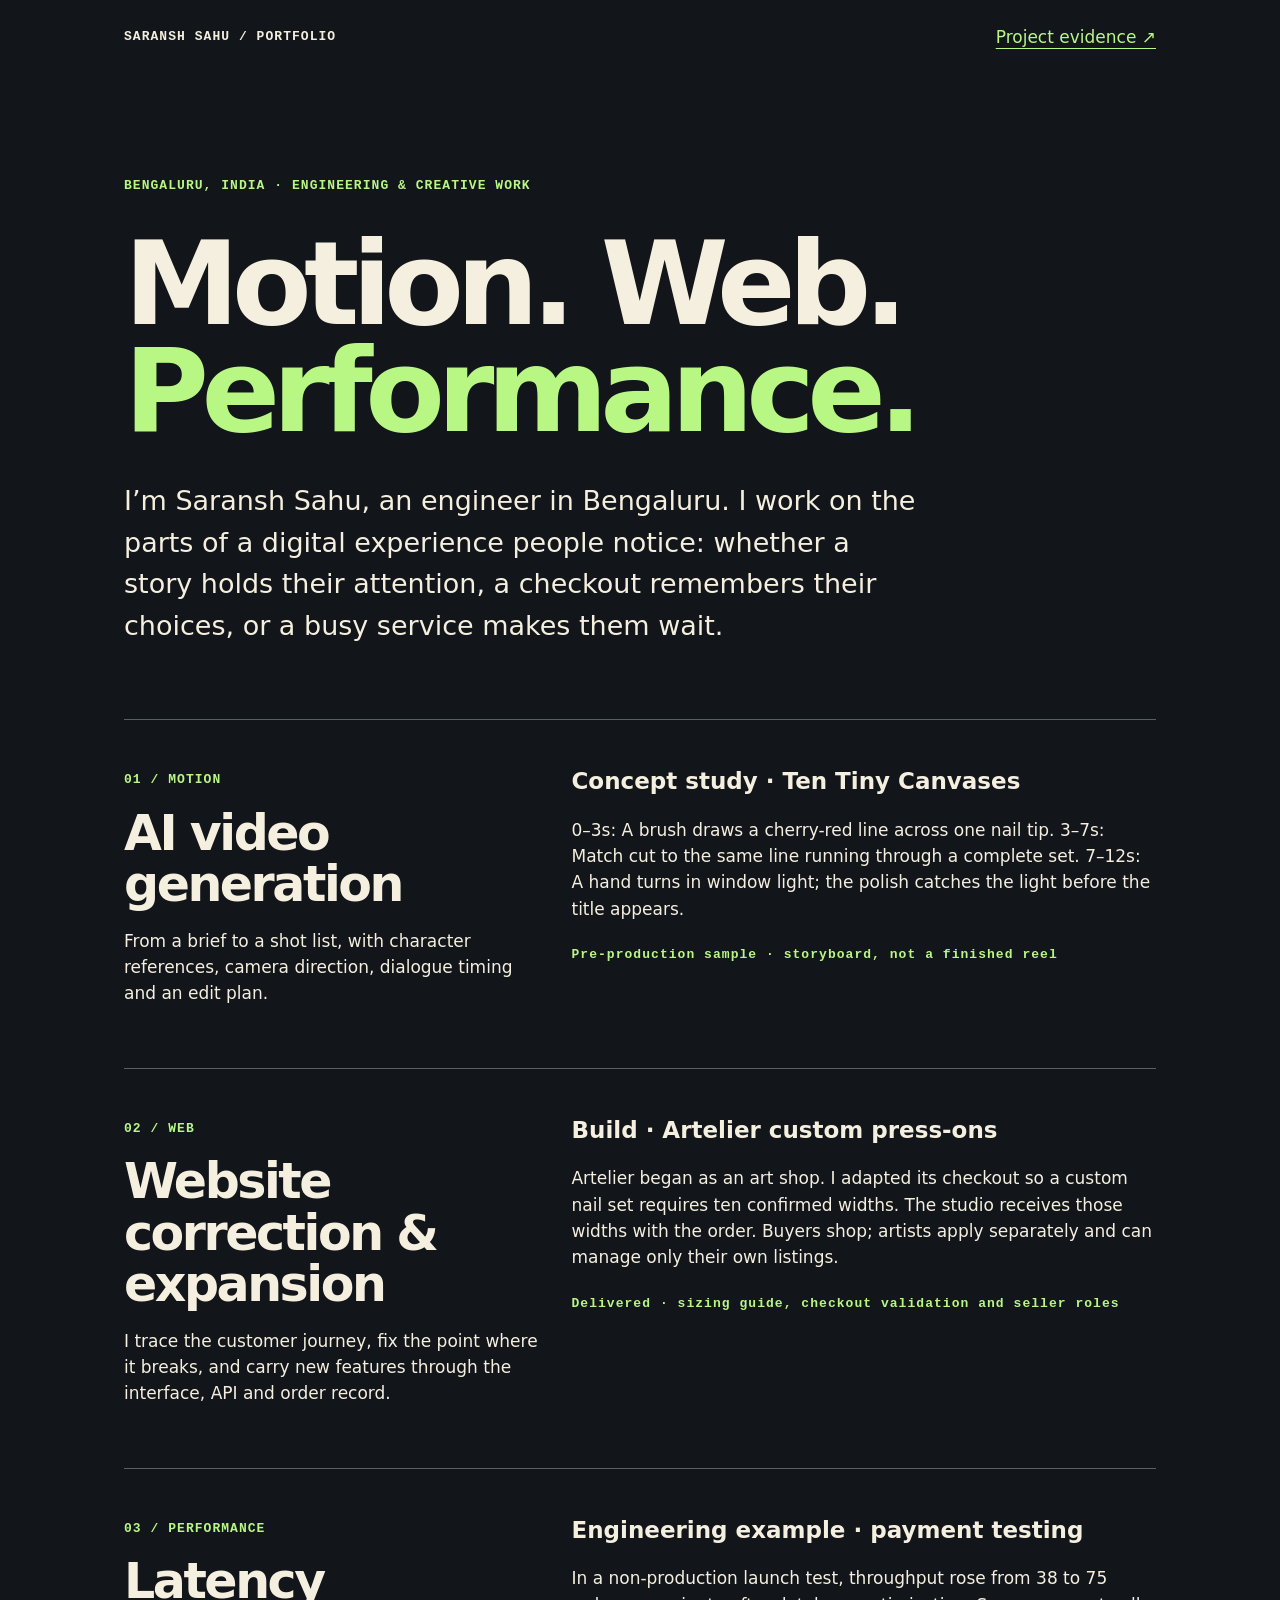
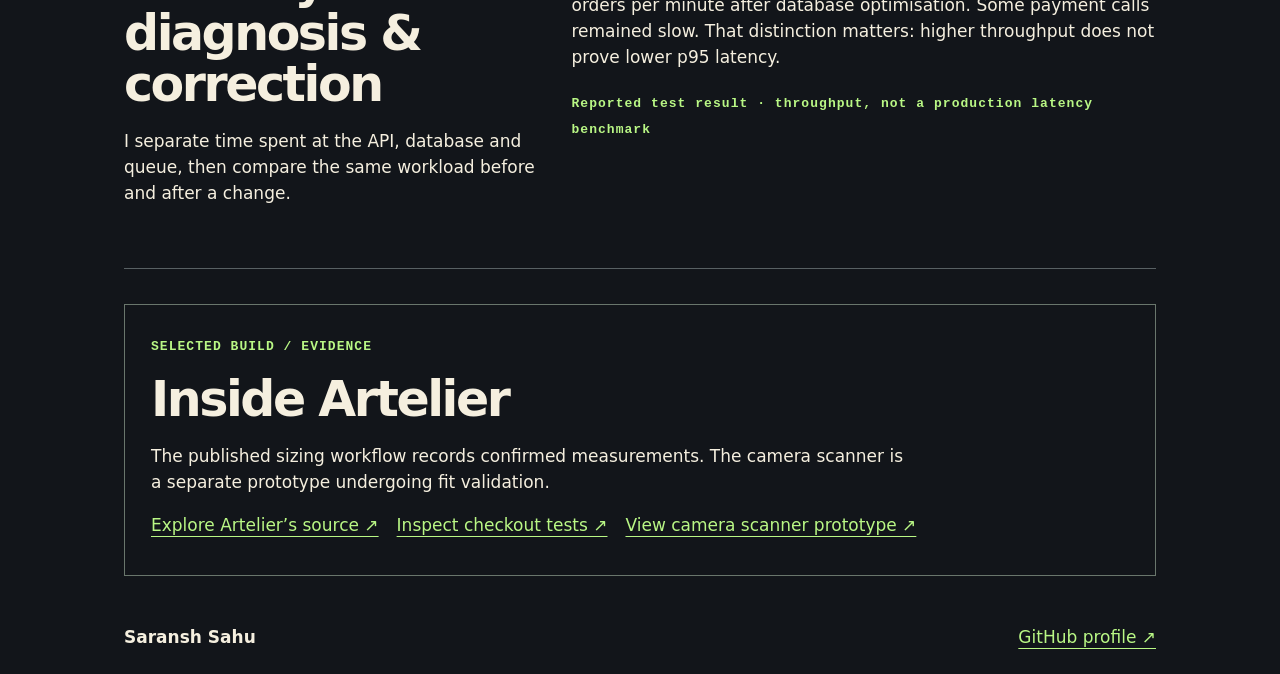
<file: portfolio/index.html>
<!doctype html><html lang="en"><meta charset="utf-8"><meta name="viewport" content="width=device-width,initial-scale=1"><title>Saransh Sahu | Motion, Web &amp; Performance</title><style>*{box-sizing:border-box}body{margin:0;background:#12151a;color:#f5efdf;font:17px/1.55 system-ui}main,header,footer{max-width:1080px;margin:auto;padding:24px}header,footer{display:flex;justify-content:space-between;gap:20px;align-items:center}a{color:#b9f785;text-underline-offset:5px}header strong,.tag,small{font:650 13px/1.5 monospace;letter-spacing:.08em}.hero{padding:8vh 0 5vh;border-bottom:1px solid #586063}h1{font-size:clamp(52px,10vw,116px);line-height:.92;letter-spacing:-.065em;margin:.3em 0}h1 em{color:#b9f785;font-style:normal}.lead{font-size:clamp(18px,2.5vw,27px);max-width:800px}.work{display:grid;grid-template-columns:1fr 1.4fr;gap:30px;padding:44px 0;border-bottom:1px solid #586063}.tag,small{color:#b9f785}h2{font-size:clamp(28px,4vw,49px);line-height:1.05;letter-spacing:-.05em;margin:.35em 0}h3{margin:0;font-size:23px}p{max-width:70ch}.proof{padding:26px;border:1px solid #69766c;margin-top:35px}.proof a{display:inline-block;margin:0 18px 10px 0}@media(max-width:650px){.work{grid-template-columns:1fr;gap:12px}header,footer{flex-wrap:wrap}}</style><header><strong>SARANSH SAHU / PORTFOLIO</strong><a href="#proof">Project evidence ↗</a></header><main><section class="hero"><small>BENGALURU, INDIA · ENGINEERING &amp; CREATIVE WORK</small><h1>Motion. Web.<br><em>Performance.</em></h1><p class="lead">I’m Saransh Sahu, an engineer in Bengaluru. I work on the parts of a digital experience people notice: whether a story holds their attention, a checkout remembers their choices, or a busy service makes them wait.</p></section><section class="work"><div><span class="tag">01 / MOTION</span><h2>AI video generation</h2><p>From a brief to a shot list, with character references, camera direction, dialogue timing and an edit plan.</p></div><div><h3>Concept study · Ten Tiny Canvases</h3><p>0–3s: A brush draws a cherry-red line across one nail tip. 3–7s: Match cut to the same line running through a complete set. 7–12s: A hand turns in window light; the polish catches the light before the title appears.</p><small>Pre-production sample · storyboard, not a finished reel</small></div></section><section class="work"><div><span class="tag">02 / WEB</span><h2>Website correction &amp; expansion</h2><p>I trace the customer journey, fix the point where it breaks, and carry new features through the interface, API and order record.</p></div><div><h3>Build · Artelier custom press-ons</h3><p>Artelier began as an art shop. I adapted its checkout so a custom nail set requires ten confirmed widths. The studio receives those widths with the order. Buyers shop; artists apply separately and can manage only their own listings.</p><small>Delivered · sizing guide, checkout validation and seller roles</small></div></section><section class="work"><div><span class="tag">03 / PERFORMANCE</span><h2>Latency diagnosis &amp; correction</h2><p>I separate time spent at the API, database and queue, then compare the same workload before and after a change.</p></div><div><h3>Engineering example · payment testing</h3><p>In a non-production launch test, throughput rose from 38 to 75 orders per minute after database optimisation. Some payment calls remained slow. That distinction matters: higher throughput does not prove lower p95 latency.</p><small>Reported test result · throughput, not a production latency benchmark</small></div></section><section class="proof" id="proof"><small>SELECTED BUILD / EVIDENCE</small><h2>Inside Artelier</h2><p>The published sizing workflow records confirmed measurements. The camera scanner is a separate prototype undergoing fit validation.</p><a href="https://github.com/Saranshss2424/artelier-store">Explore Artelier’s source ↗</a><a href="https://github.com/Saranshss2424/artelier-store/blob/main/tests/payments.test.mjs">Inspect checkout tests ↗</a><a href="https://github.com/Saranshss2424/artelier-store/pull/1">View camera scanner prototype ↗</a></section></main><footer><strong>Saransh Sahu</strong><a href="https://github.com/Saranshss2424">GitHub profile ↗</a></footer></html>
</file>
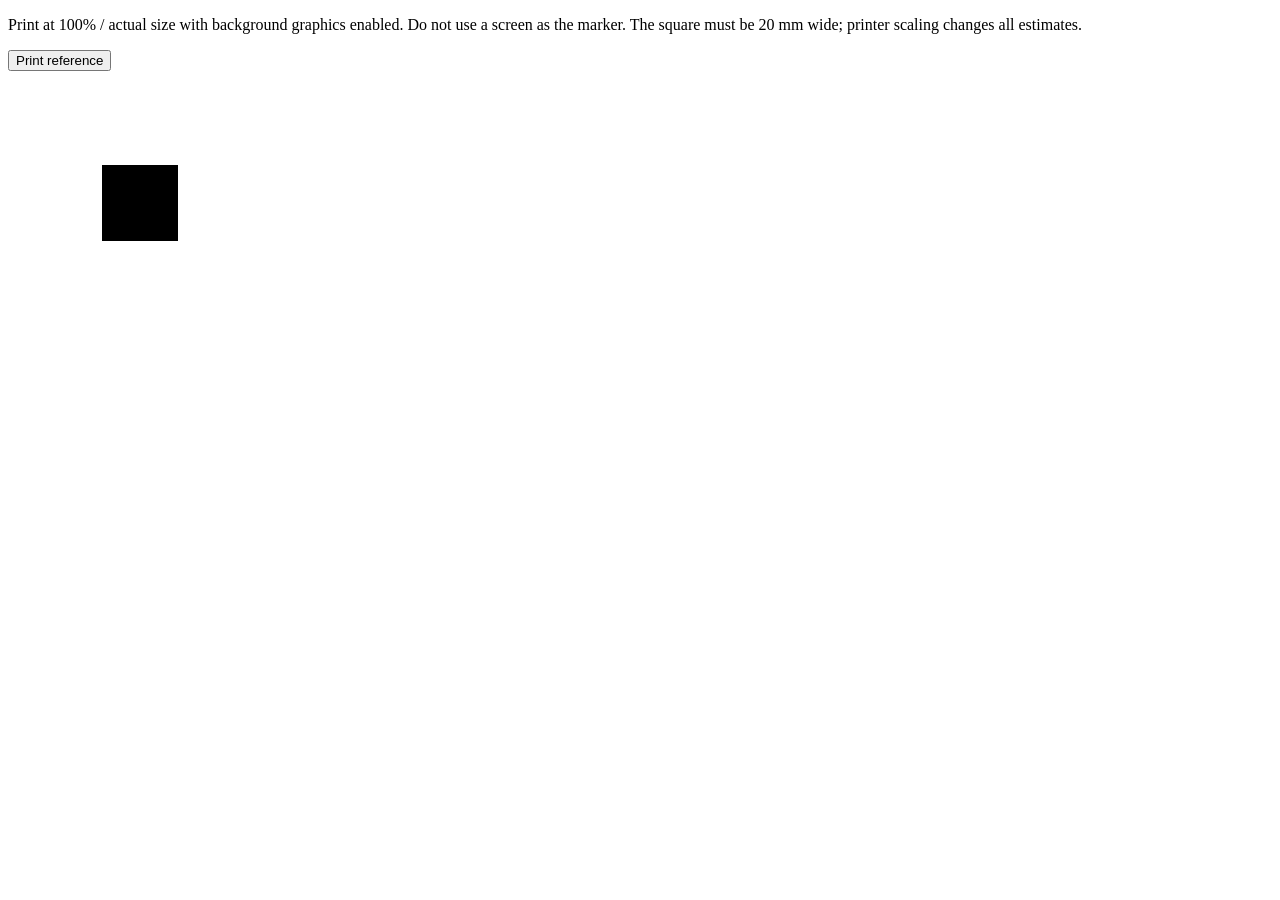
<file: public/nails/marker.html>
<!doctype html><meta name="viewport" content="width=device-width"><title>Nail scanner reference</title><style>@media print{p,button{display:none}}div{width:20mm;height:20mm;background:black;print-color-adjust:exact;-webkit-print-color-adjust:exact;margin:25mm}</style><p>Print at 100% / actual size with background graphics enabled. Do not use a screen as the marker. The square must be 20 mm wide; printer scaling changes all estimates.</p><button onclick="print()">Print reference</button><div></div>
</file>
